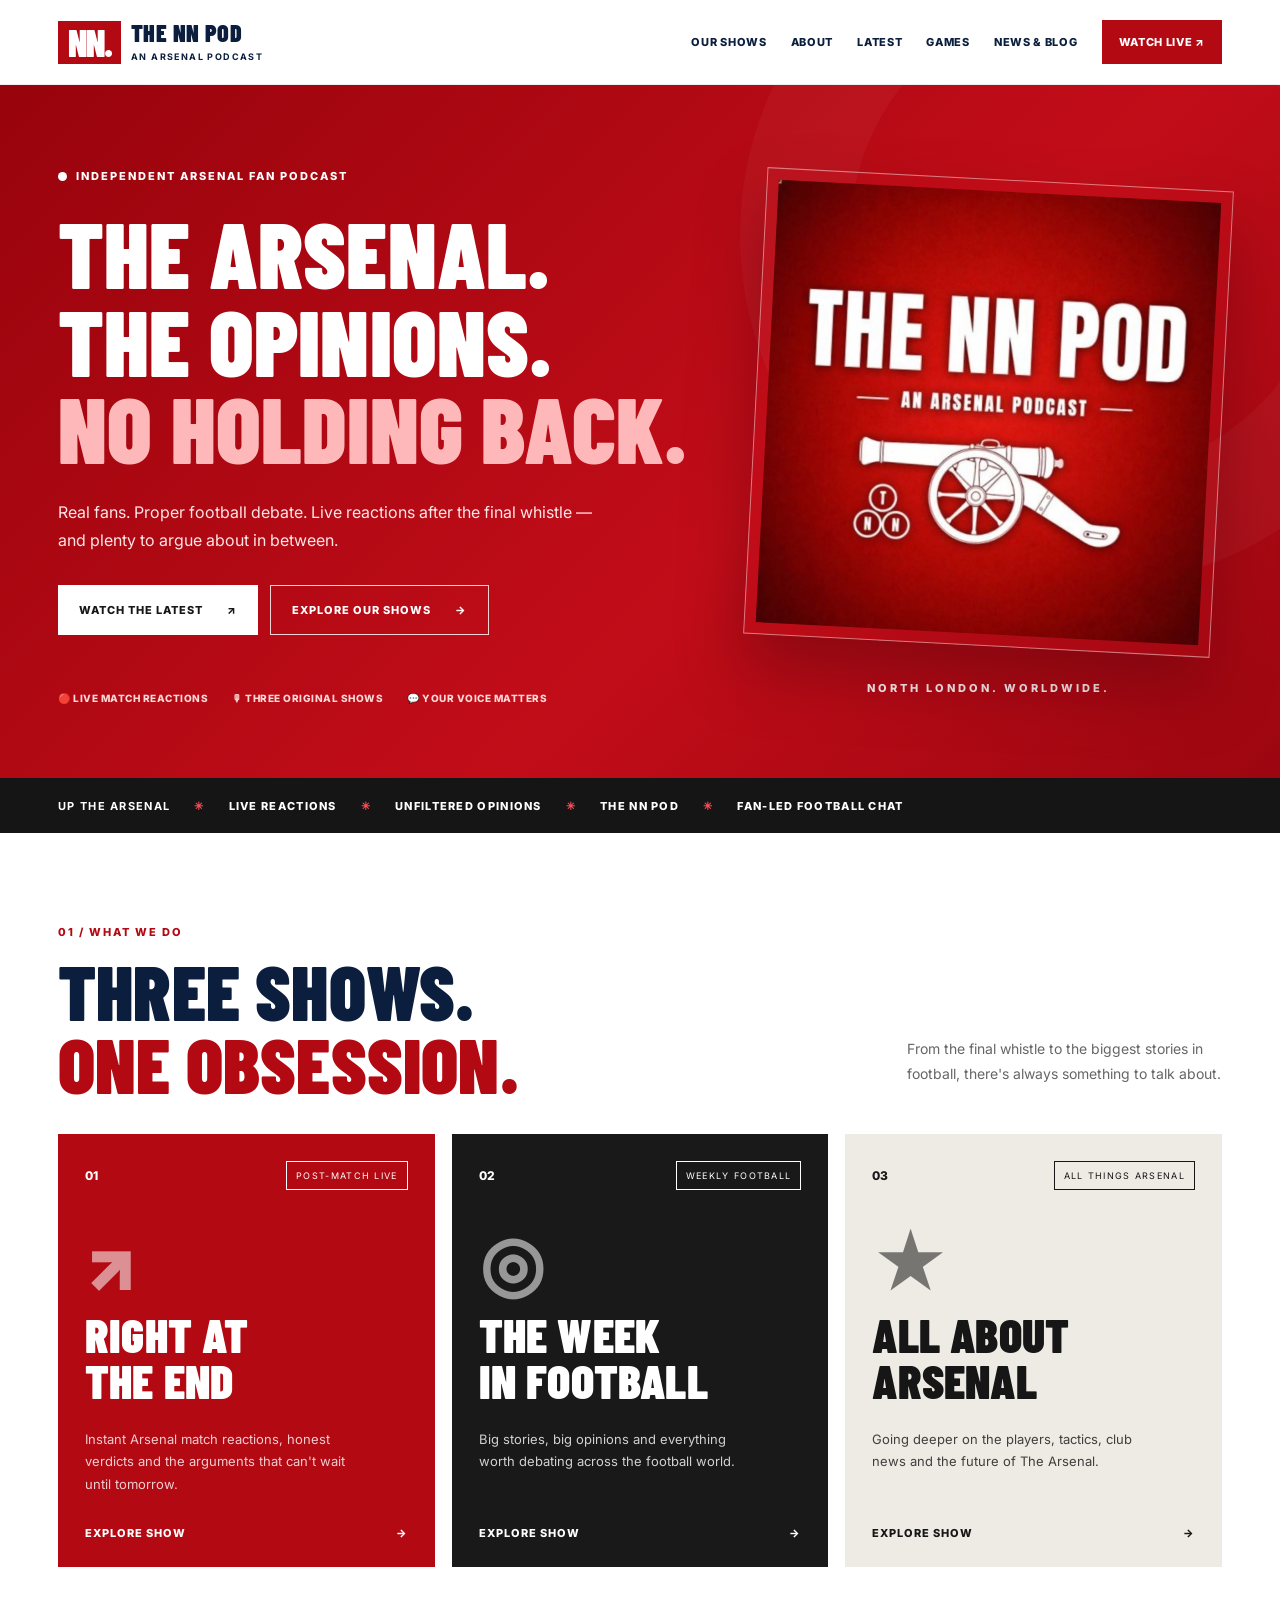
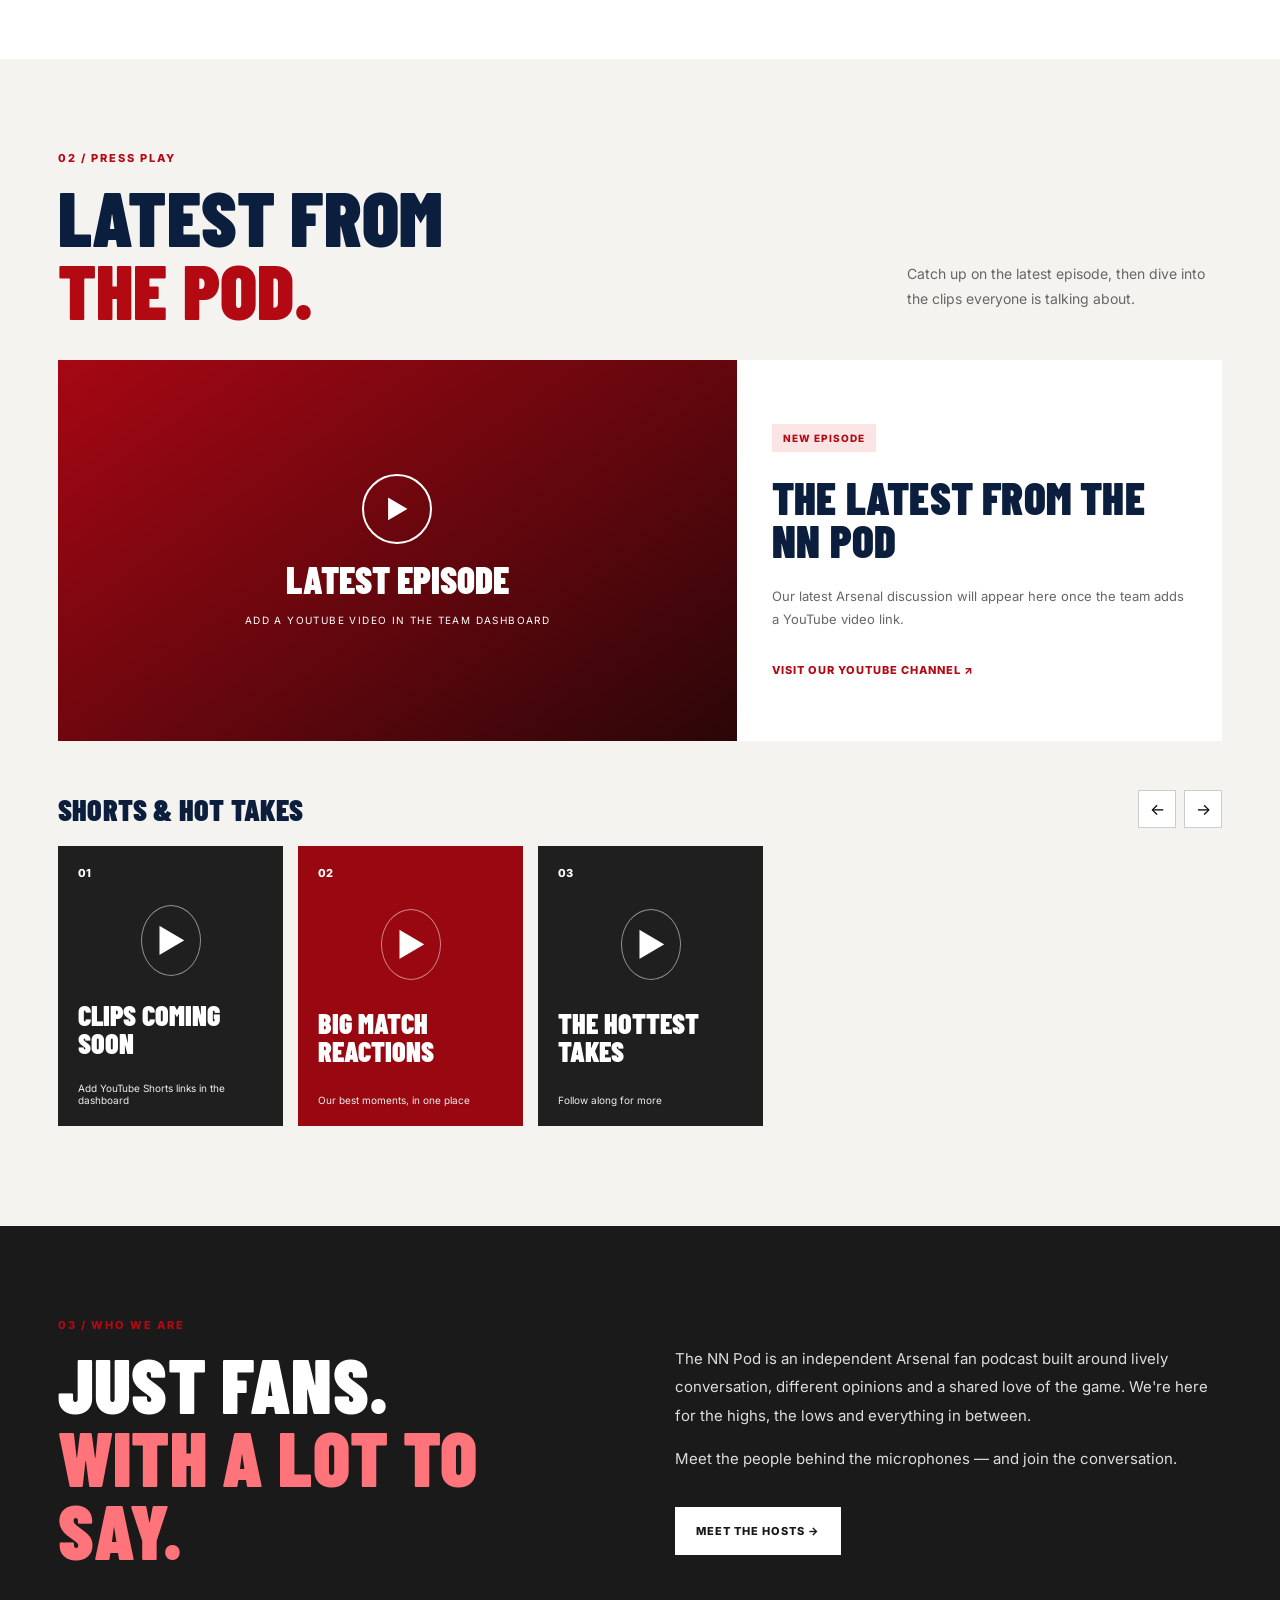
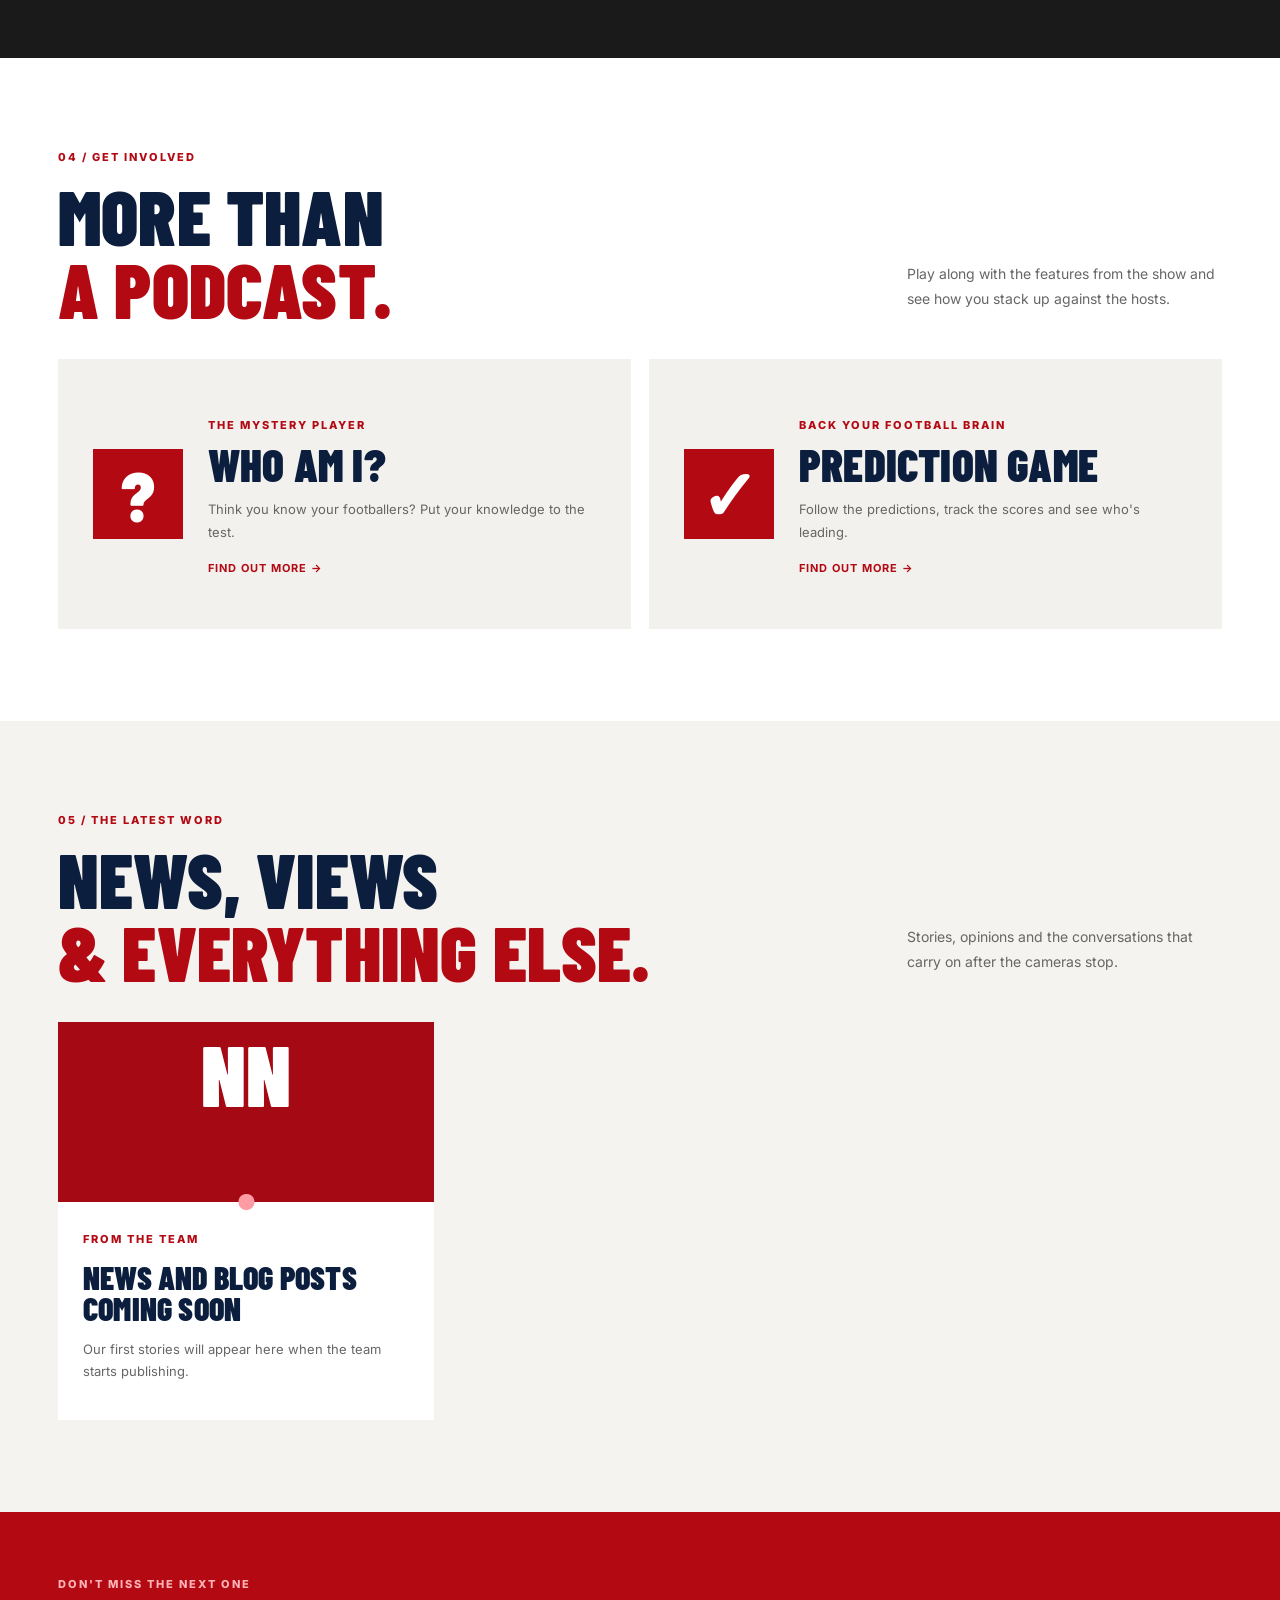
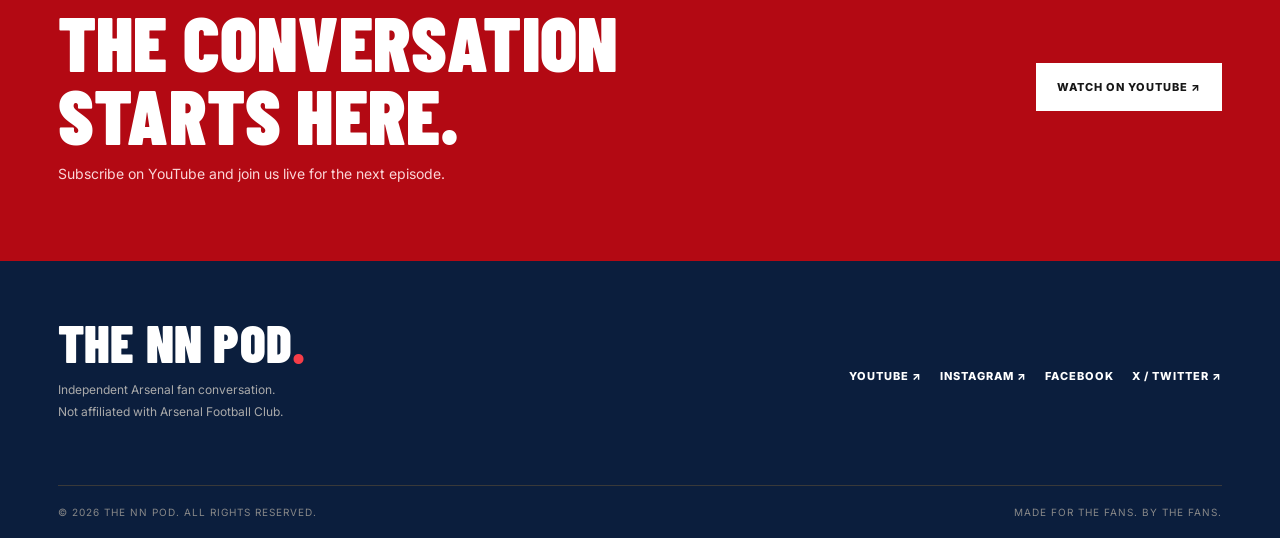
<file: index.html>
<!doctype html>
<html lang="en"><head><meta charset="utf-8"><meta name="viewport" content="width=device-width,initial-scale=1"><meta name="theme-color" content="#b30913"><meta name="description" content="The NN Pod: an Arsenal podcast with live match reactions, football debate, predictions and more."><title>The NN Pod | An Arsenal Podcast</title><link rel="stylesheet" href="styles.css"></head>
<body>
<header class="header"><div class="wrap nav"><a class="brand" href="index.html" aria-label="The NN Pod home"><span class="brand-mark">NN<span class="brand-dot">.</span></span><span class="brand-label">THE NN POD<small>AN ARSENAL PODCAST</small></span></a><button class="menu-toggle" id="menuToggle" aria-label="Open navigation" aria-expanded="false">☰</button><nav id="navLinks" aria-label="Main navigation"><a href="#shows">OUR SHOWS</a><a href="#about">ABOUT</a><a href="#latest">LATEST</a><a href="#games">GAMES</a><a href="#news">NEWS & BLOG</a><a class="nav-cta" href="#watch">WATCH LIVE ↗</a></nav></div></header>
<main>
<section class="hero"><div class="hero-glow"></div><div class="wrap hero-grid"><div class="hero-copy"><div class="eyebrow"><span class="live-dot"></span> INDEPENDENT ARSENAL FAN PODCAST</div><h1>THE ARSENAL.<br>THE OPINIONS.<br><em>NO HOLDING BACK.</em></h1><p>Real fans. Proper football debate. Live reactions after the final whistle — and plenty to argue about in between.</p><div class="actions"><a class="btn btn-white" href="#latest">WATCH THE LATEST <span>↗</span></a><a class="btn btn-outline" href="#shows">EXPLORE OUR SHOWS <span>→</span></a></div><div class="hero-foot"><span>🔴 LIVE MATCH REACTIONS</span><span>🎙 THREE ORIGINAL SHOWS</span><span>💬 YOUR VOICE MATTERS</span></div></div><div class="hero-art"><div class="hero-art-border"><img src="assets/nn-pod-logo.jpg" alt="The NN Pod logo: white cannon on red background"></div><div class="art-caption">NORTH LONDON. WORLDWIDE.</div></div></div></section>
<div class="ticker"><div class="wrap ticker-inner"><strong>UP THE ARSENAL</strong><span>✳</span> LIVE REACTIONS <span>✳</span> UNFILTERED OPINIONS <span>✳</span> THE NN POD <span>✳</span> FAN-LED FOOTBALL CHAT</div></div>
<section class="section" id="shows"><div class="wrap"><div class="section-head"><div><div class="kicker">01 / WHAT WE DO</div><h2>THREE SHOWS.<br><span>ONE OBSESSION.</span></h2></div><p>From the final whistle to the biggest stories in football, there's always something to talk about.</p></div><div class="show-grid"><article class="show-card show-red"><div class="show-top"><span class="show-number">01</span><span class="show-tag">POST-MATCH LIVE</span></div><div class="show-symbol">↗</div><h3>RIGHT AT<br>THE END</h3><p>Instant Arsenal match reactions, honest verdicts and the arguments that can't wait until tomorrow.</p><a href="#latest">EXPLORE SHOW <span>→</span></a></article><article class="show-card show-dark"><div class="show-top"><span class="show-number">02</span><span class="show-tag">WEEKLY FOOTBALL</span></div><div class="show-symbol">◎</div><h3>THE WEEK<br>IN FOOTBALL</h3><p>Big stories, big opinions and everything worth debating across the football world.</p><a href="#latest">EXPLORE SHOW <span>→</span></a></article><article class="show-card show-light"><div class="show-top"><span class="show-number">03</span><span class="show-tag">ALL THINGS ARSENAL</span></div><div class="show-symbol">★</div><h3>ALL ABOUT<br>ARSENAL</h3><p>Going deeper on the players, tactics, club news and the future of The Arsenal.</p><a href="#latest">EXPLORE SHOW <span>→</span></a></article></div></div></section>
<section class="section section-cream" id="latest"><div class="wrap"><div class="section-head"><div><div class="kicker">02 / PRESS PLAY</div><h2>LATEST FROM<br><span>THE POD.</span></h2></div><p>Catch up on the latest episode, then dive into the clips everyone is talking about.</p></div><div class="feature-video"><div class="video-panel" id="videoPanel"><div class="video-inner"><div class="video-play">▶</div><strong>LATEST EPISODE</strong><span>ADD A YOUTUBE VIDEO IN THE TEAM DASHBOARD</span></div></div><div class="feature-copy"><span class="pill">NEW EPISODE</span><h3 id="episodeTitle">THE LATEST FROM THE NN POD</h3><p id="episodeDescription">Our latest Arsenal discussion will appear here once the team adds a YouTube video link.</p><a id="episodeLink" class="text-link" href="https://www.youtube.com/@TheNNPodLive" target="_blank" rel="noopener">VISIT OUR YOUTUBE CHANNEL ↗</a></div></div><div class="clips-heading"><h3>SHORTS & HOT TAKES</h3><div class="clip-controls"><button id="clipPrev" aria-label="Previous clips">←</button><button id="clipNext" aria-label="Next clips">→</button></div></div><div class="clips-track" id="clipsTrack"><div class="clip-card placeholder"><span>01</span><div class="clip-icon">▶</div><strong>CLIPS COMING SOON</strong><small>Add YouTube Shorts links in the dashboard</small></div><div class="clip-card placeholder"><span>02</span><div class="clip-icon">▶</div><strong>BIG MATCH REACTIONS</strong><small>Our best moments, in one place</small></div><div class="clip-card placeholder"><span>03</span><div class="clip-icon">▶</div><strong>THE HOTTEST TAKES</strong><small>Follow along for more</small></div></div></div></section>
<section class="section about-band" id="about"><div class="wrap about-grid"><div><div class="kicker">03 / WHO WE ARE</div><h2>JUST FANS.<br><span>WITH A LOT TO SAY.</span></h2></div><div><p>The NN Pod is an independent Arsenal fan podcast built around lively conversation, different opinions and a shared love of the game. We're here for the highs, the lows and everything in between.</p><p>Meet the people behind the microphones — and join the conversation.</p><a class="btn btn-white" href="about.html">MEET THE HOSTS →</a></div></div></section>
<section class="section" id="games"><div class="wrap"><div class="section-head"><div><div class="kicker">04 / GET INVOLVED</div><h2>MORE THAN<br><span>A PODCAST.</span></h2></div><p>Play along with the features from the show and see how you stack up against the hosts.</p></div><div class="games-grid"><a class="game-card" href="games.html#who-am-i"><span class="game-icon">?</span><div><span class="kicker">THE MYSTERY PLAYER</span><h3>WHO AM I?</h3><p>Think you know your footballers? Put your knowledge to the test.</p><strong>FIND OUT MORE →</strong></div></a><a class="game-card" href="games.html#predictions"><span class="game-icon">✓</span><div><span class="kicker">BACK YOUR FOOTBALL BRAIN</span><h3>PREDICTION GAME</h3><p>Follow the predictions, track the scores and see who's leading.</p><strong>FIND OUT MORE →</strong></div></a></div></div></section>
<section class="section section-cream" id="news"><div class="wrap"><div class="section-head"><div><div class="kicker">05 / THE LATEST WORD</div><h2>NEWS, VIEWS<br><span>& EVERYTHING ELSE.</span></h2></div><p>Stories, opinions and the conversations that carry on after the cameras stop.</p></div><div class="news-grid" id="newsGrid"><article class="news-card"><div class="news-art">NN<span>.</span></div><div class="news-body"><span class="kicker">FROM THE TEAM</span><h3>NEWS AND BLOG POSTS COMING SOON</h3><p>Our first stories will appear here when the team starts publishing.</p></div></article></div></div></section>
<section class="watch-band" id="watch"><div class="wrap watch-inner"><div><div class="kicker">DON'T MISS THE NEXT ONE</div><h2>THE CONVERSATION<br>STARTS HERE.</h2><p>Subscribe on YouTube and join us live for the next episode.</p></div><a class="btn btn-white" href="https://www.youtube.com/@TheNNPodLive" target="_blank" rel="noopener">WATCH ON YOUTUBE ↗</a></div></section>
</main><footer class="footer"><div class="wrap"><div class="footer-main"><div><div class="footer-brand">THE NN POD<span>.</span></div><p>Independent Arsenal fan conversation.<br>Not affiliated with Arsenal Football Club.</p></div><div class="footer-links"><a href="https://www.youtube.com/@TheNNPodLive" target="_blank" rel="noopener">YOUTUBE ↗</a><a id="instagramLink" href="https://www.instagram.com/thennpod/" target="_blank" rel="noopener">INSTAGRAM ↗<a id="facebookLink" href="https://www.facebook.com/TheNNPod/" target="_blank" rel="noopener">FACEBOOK </a><a href="https://x.com/TheNNPod" target="_blank" rel="noopener">X / TWITTER ↗</a><a id="tiktokLink" href="#" hidden>TIKTOK ↗</a><a id="xLink" href="#" hidden>X ↗</a></div></div><div class="footer-bottom"><span>© <span id="year"></span> THE NN POD. ALL RIGHTS RESERVED.</span><span>MADE FOR THE FANS. BY THE FANS.</span></div></div></footer><script src="script.js" defer></script></body></html>
</file>
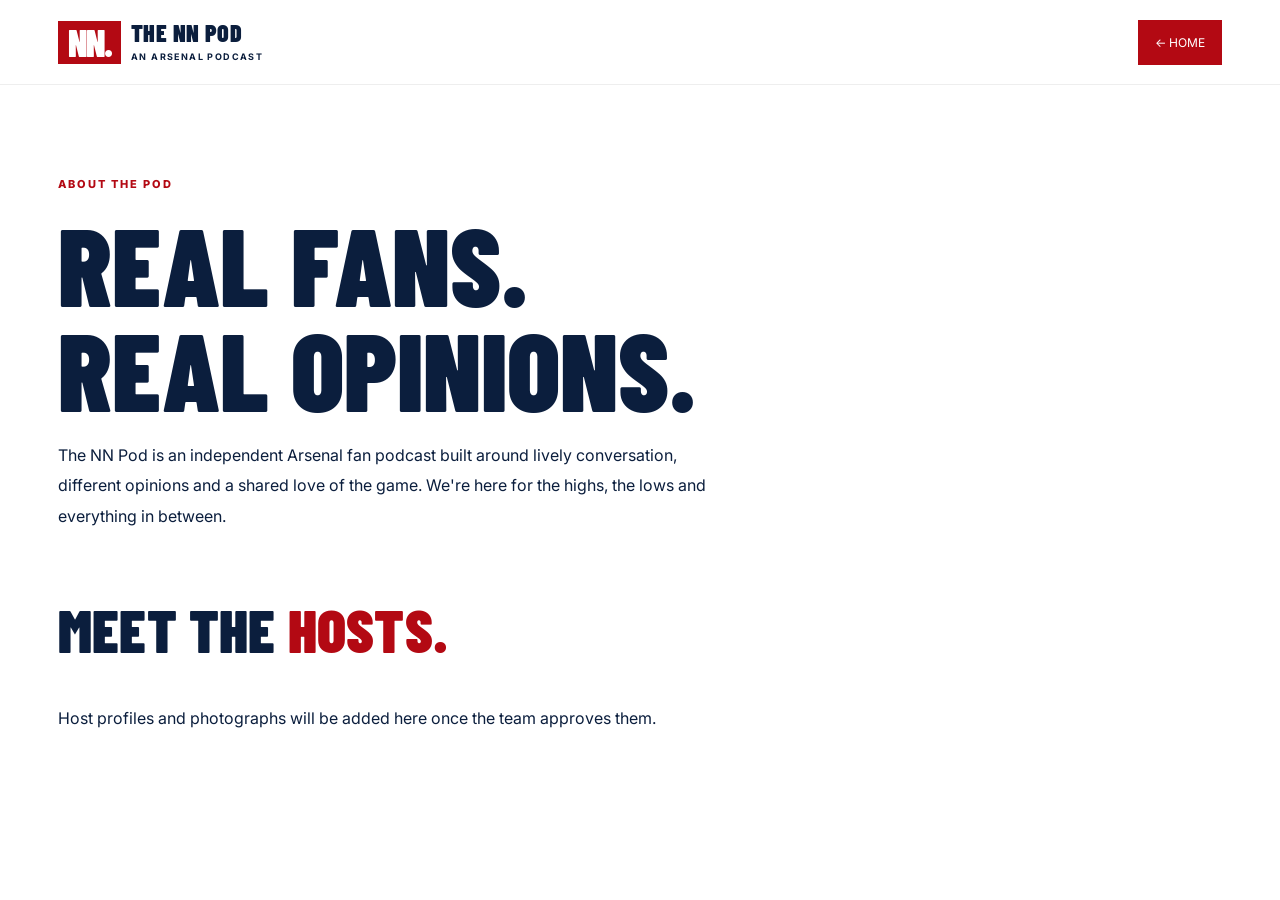
<file: about.html>
<!doctype html><html lang="en"><head><meta charset="utf-8"><meta name="viewport" content="width=device-width,initial-scale=1"><title>About Us | The NN Pod</title><link rel="stylesheet" href="styles.css"></head><body><header class="header"><div class="wrap nav"><a class="brand" href="index.html"><span class="brand-mark">NN.</span><span class="brand-label">THE NN POD<small>AN ARSENAL PODCAST</small></span></a><a class="nav-cta" style="font-size:12px" href="index.html">← HOME</a></div></header><main><section class="section"><div class="wrap"><div class="kicker">ABOUT THE POD</div><h1 style="font:900 clamp(65px,10vw,110px)/.95 'Barlow Condensed',Impact,sans-serif;margin:20px 0">REAL FANS.<br>REAL OPINIONS.</h1><p style="max-width:680px;line-height:1.9">The NN Pod is an independent Arsenal fan podcast built around lively conversation, different opinions and a shared love of the game. We're here for the highs, the lows and everything in between.</p><h2 style="font-size:60px;margin-top:70px">MEET THE <span style="color:#b30913">HOSTS.</span></h2><p>Host profiles and photographs will be added here once the team approves them.</p></div></section></main></body></html>
</file>
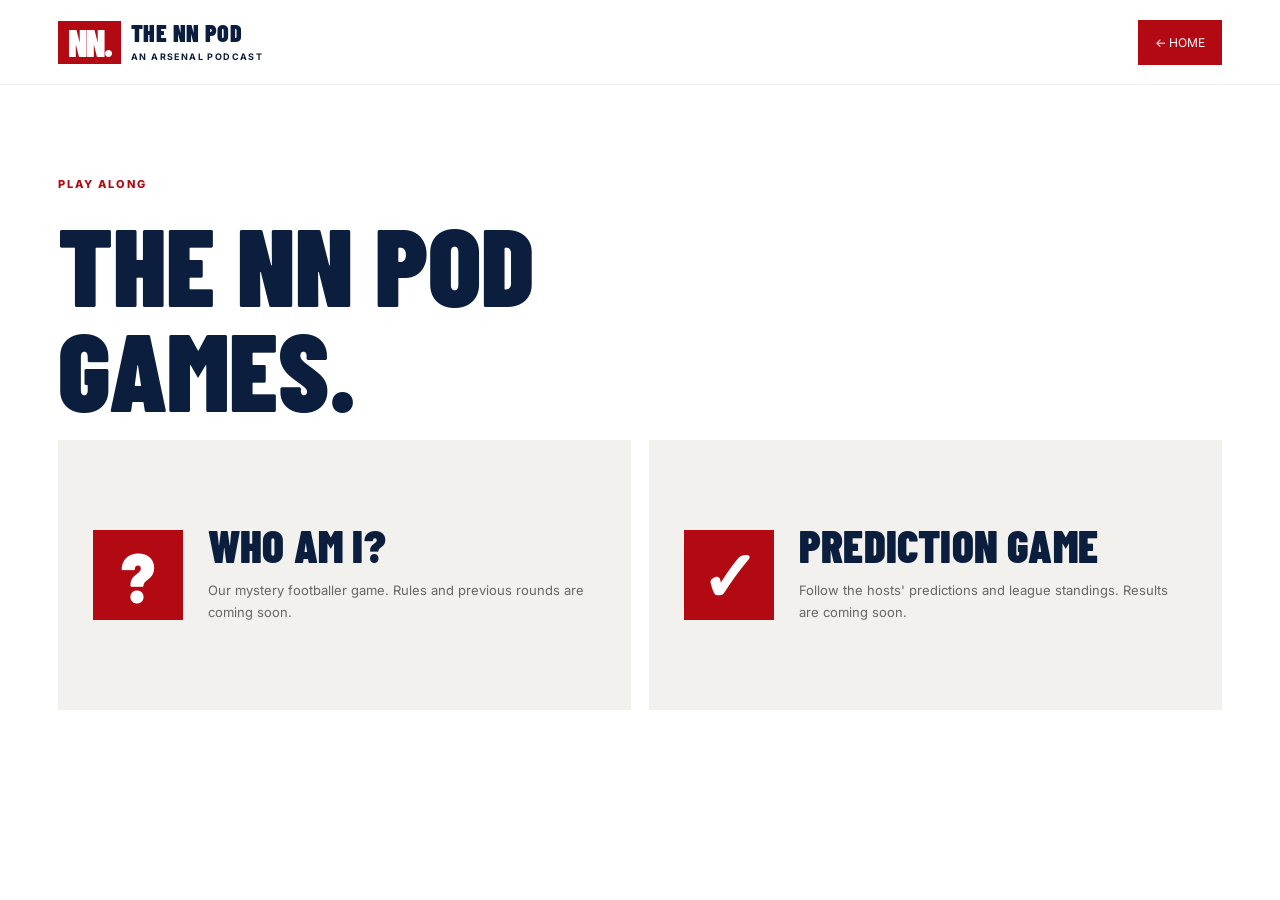
<file: games.html>
<!doctype html><html lang="en"><head><meta charset="utf-8"><meta name="viewport" content="width=device-width,initial-scale=1"><title>Games | The NN Pod</title><link rel="stylesheet" href="styles.css"></head><body><header class="header"><div class="wrap nav"><a class="brand" href="index.html"><span class="brand-mark">NN.</span><span class="brand-label">THE NN POD<small>AN ARSENAL PODCAST</small></span></a><a class="nav-cta" style="font-size:12px" href="index.html">← HOME</a></div></header><main><section class="section"><div class="wrap"><div class="kicker">PLAY ALONG</div><h1 style="font:900 clamp(65px,10vw,110px)/.95 'Barlow Condensed',Impact,sans-serif;margin:20px 0">THE NN POD<br>GAMES.</h1><div class="games-grid"><article class="game-card" id="who-am-i"><span class="game-icon">?</span><div><h3>WHO AM I?</h3><p>Our mystery footballer game. Rules and previous rounds are coming soon.</p></div></article><article class="game-card" id="predictions"><span class="game-icon">✓</span><div><h3>PREDICTION GAME</h3><p>Follow the hosts' predictions and league standings. Results are coming soon.</p></div></article></div></div></section></main></body></html>
</file>
<file: styles.css>
@import url('https://fonts.googleapis.com/css2?family=Barlow+Condensed:wght@500;600;700;800;900&family=Inter:wght@400;500;600;700;800&display=swap');
:root{--red:#b30913;--dark:#0B1E3D;--cream:#f5f3ef;--line:#dedbd7}*{box-sizing:border-box}html{scroll-behavior:smooth}body{margin:0;color:var(--dark);font-family:Inter,Arial,sans-serif;background:#fff}a{color:inherit;text-decoration:none}button{font:inherit;cursor:pointer}.wrap{max-width:1220px;margin:auto;padding:0 28px}.header{background:#fff;position:sticky;top:0;z-index:20;border-bottom:1px solid #eee}.nav{min-height:84px;display:flex;align-items:center;justify-content:space-between;gap:25px}.brand{display:flex;align-items:center;gap:10px}.brand-mark{background:var(--red);color:#fff;font-family:'Barlow Condensed',Impact,sans-serif;font-size:37px;font-weight:900;letter-spacing:-2px;padding:3px 10px;line-height:1}.brand-dot{color:#fff}.brand-label{font-family:'Barlow Condensed',Impact,sans-serif;font-size:24px;line-height:.9;font-weight:900;letter-spacing:.4px}.brand-label small{display:block;font:700 9px Inter,sans-serif;letter-spacing:1.4px;margin-top:7px}nav{display:flex;align-items:center;gap:24px}nav a{font-size:11px;font-weight:800;letter-spacing:.7px}nav a:hover{color:var(--red)}.nav-cta{background:var(--red);color:#fff!important;padding:15px 17px}.menu-toggle{display:none;border:0;background:none;font-size:25px}.hero{position:relative;overflow:hidden;background:linear-gradient(135deg,#98030c 0%,#c20d19 60%,#9c0610 100%);color:white}.hero-glow{position:absolute;right:-160px;top:-200px;width:700px;height:700px;border:110px solid rgba(255,255,255,.035);border-radius:50%}.hero-grid{position:relative;display:grid;grid-template-columns:1.15fr .85fr;gap:65px;align-items:center;padding-top:84px;padding-bottom:74px}.eyebrow,.kicker{font-size:11px;font-weight:800;letter-spacing:2px}.eyebrow{display:flex;align-items:center;gap:9px}.live-dot{height:9px;width:9px;background:white;border-radius:50%}.hero h1,h2,h3,.footer-brand{font-family:'Barlow Condensed',Impact,'Arial Narrow',sans-serif;font-weight:900;line-height:.95;letter-spacing:.2px}.hero h1{font-size:clamp(64px,7.2vw,112px);margin:26px 0}.hero h1 em{font-style:normal;color:#ffb8b9}.hero-copy>p{max-width:540px;font-size:16px;line-height:1.8;color:#ffe5e5}.actions{display:flex;gap:12px;flex-wrap:wrap;margin-top:30px}.btn{display:inline-flex;justify-content:space-between;align-items:center;gap:24px;padding:17px 21px;font-size:11px;letter-spacing:1px;font-weight:800}.btn-white{background:#fff;color:#171717}.btn-outline{border:1px solid #f9d4d4;color:#fff}.btn:hover{transform:translateY(-2px)}.hero-foot{display:flex;gap:24px;flex-wrap:wrap;margin-top:57px;font-size:10px;letter-spacing:.5px;font-weight:800;color:#ffd8d8}.hero-art-border{padding:11px;border:1px solid rgba(255,255,255,.45);transform:rotate(3deg);box-shadow:0 35px 65px #56040b70}.hero-art img{display:block;width:100%;aspect-ratio:1;object-fit:cover}.art-caption{text-align:center;margin-top:35px;font-size:11px;font-weight:800;letter-spacing:3px}.ticker{background:#151515;color:white;overflow:hidden}.ticker-inner{display:flex;gap:24px;align-items:center;white-space:nowrap;min-height:55px;font-size:11px;font-weight:800;letter-spacing:1.3px}.ticker span{color:#ff4c55}.section{padding:92px 0}.section-cream{background:var(--cream)}.section-head{display:flex;align-items:end;justify-content:space-between;gap:30px;margin-bottom:34px}.section-head h2,.about-band h2{font-size:clamp(52px,6vw,84px);margin:15px 0 0}.section-head h2 span{color:var(--red)}.section-head>p{max-width:315px;font-size:14px;line-height:1.8;color:#666}.kicker{color:var(--red)}.show-grid{display:grid;grid-template-columns:repeat(3,1fr);gap:17px}.show-card{min-height:410px;padding:27px;display:flex;flex-direction:column}.show-red{background:var(--red);color:white}.show-dark{background:#191919;color:white}.show-light{background:#eeeae4;color:#161616}.show-top{display:flex;justify-content:space-between;align-items:center}.show-number{font-size:12px;font-weight:800}.show-tag{font-size:9px;letter-spacing:1.3px;border:1px solid currentColor;padding:8px 9px}.show-symbol{font-size:75px;font-weight:900;line-height:1;margin-top:35px;opacity:.55}.show-card h3{font-size:48px;margin:12px 0}.show-card p{font-size:13px;line-height:1.7;opacity:.8;max-width:280px}.show-card a{font-size:11px;font-weight:800;letter-spacing:1px;margin-top:auto;padding-top:18px;display:flex;justify-content:space-between}.feature-video{display:grid;grid-template-columns:1.4fr 1fr;background:#fff}.video-panel{background:linear-gradient(145deg,#a60713,#2b0608);aspect-ratio:16/9;display:grid;place-items:center;overflow:hidden}.video-inner{text-align:center;color:#fff;display:grid;justify-items:center;gap:13px}.video-play{border:2px solid #fff;width:70px;height:70px;border-radius:50%;display:grid;place-items:center;font-size:25px}.video-inner strong{font:900 37px 'Barlow Condensed',Impact,sans-serif}.video-inner span{font-size:10px;letter-spacing:1.4px}.feature-copy{padding:35px;display:flex;flex-direction:column;align-items:start;justify-content:center}.pill{background:#fbe4e4;color:var(--red);font-size:10px;font-weight:800;letter-spacing:1px;padding:8px 11px}.feature-copy h3{font-size:45px;margin:24px 0 10px}.feature-copy p{font-size:13px;color:#666;line-height:1.8}.text-link{font-size:11px;font-weight:800;color:var(--red);letter-spacing:1px;margin-top:18px}.clips-heading{display:flex;justify-content:space-between;align-items:center;margin-top:49px}.clips-heading h3{font-size:30px;margin:0}.clip-controls{display:flex;gap:8px}.clip-controls button{width:38px;height:38px;background:#fff;border:1px solid #ccc}.clips-track{display:flex;gap:15px;overflow-x:auto;scroll-snap-type:x mandatory;margin-top:18px;padding-bottom:8px}.clip-card{flex:0 0 225px;min-height:280px;background:#201f20;color:white;padding:20px;scroll-snap-align:start;display:flex;flex-direction:column;align-items:start;justify-content:space-between;position:relative}.clip-card:nth-child(2n){background:#990811}.clip-card>span{font-size:11px;font-weight:800}.clip-icon{font-size:32px;border:1px solid #ffffff80;border-radius:50%;padding:15px;align-self:center}.clip-card strong{font:900 28px/1 'Barlow Condensed',Impact,sans-serif}.clip-card small{font-size:10px;color:#eee}.clip-card iframe{position:absolute;inset:0;width:100%;height:100%;border:0}.about-band{background:#1a1a1a;color:#fff}.about-grid{display:grid;grid-template-columns:1fr 1fr;gap:70px;align-items:center}.about-band h2 span{color:#ff747b}.about-grid p{color:#ddd;line-height:1.9;font-size:15px}.about-grid .btn{margin-top:18px}.games-grid{display:grid;grid-template-columns:1fr 1fr;gap:18px}.game-card{display:flex;gap:25px;align-items:center;background:#f3f1ed;padding:35px;min-height:270px}.game-icon{display:grid;place-items:center;flex:0 0 90px;height:90px;background:var(--red);color:#fff;font:900 70px 'Barlow Condensed',Impact,sans-serif}.game-card h3{font-size:45px;margin:10px 0}.game-card p{font-size:13px;line-height:1.7;color:#666}.game-card strong{font-size:11px;letter-spacing:1px;color:var(--red)}.news-grid{display:grid;grid-template-columns:repeat(3,1fr);gap:18px}.news-card{background:#fff}.news-art{height:180px;background:#a50914;color:white;display:grid;place-items:center;font:900 85px 'Barlow Condensed',Impact,sans-serif}.news-art span{color:#ff9ca3}.news-body{padding:25px}.news-body h3{font-size:32px;margin:15px 0}.news-body p{font-size:13px;color:#666;line-height:1.7}.watch-band{background:var(--red);color:#fff;padding:65px 0}.watch-inner{display:flex;justify-content:space-between;align-items:center;gap:30px}.watch-band .kicker{color:#ffb3b6}.watch-band h2{font-size:clamp(45px,6vw,77px);margin:14px 0}.watch-band p{font-size:14px;color:#fbd6d8}.footer{background:#151515;color:#fff;padding:56px 0 20px}.footer-main{display:flex;justify-content:space-between;gap:30px}.footer-brand{font-size:53px}.footer-brand span{color:#f63d48}.footer p{font-size:12px;color:#aaa;line-height:1.8}.footer-links{display:flex;gap:18px;flex-wrap:wrap;align-content:center}.footer-links a{font-size:11px;font-weight:800;letter-spacing:1px}.footer-bottom{border-top:1px solid #393939;margin-top:50px;padding-top:20px;display:flex;justify-content:space-between;gap:20px;font-size:10px;color:#888;letter-spacing:1px}
@media(max-width:950px){nav{gap:13px}nav a{font-size:10px}.hero-grid{gap:35px}.hero h1{font-size:70px}.show-card{padding:22px}.show-card h3{font-size:39px}.games-grid{grid-template-columns:1fr}}@media(max-width:720px){.wrap{padding:0 20px}.nav{min-height:70px}.menu-toggle{display:block}nav{display:none;position:absolute;top:70px;left:0;right:0;background:white;padding:22px;box-shadow:0 15px 20px #0002;flex-direction:column;align-items:stretch}nav.open{display:flex}.hero-grid{grid-template-columns:1fr;padding-top:55px;padding-bottom:50px}.hero h1{font-size:clamp(58px,13vw,88px)}.hero-art{max-width:380px;margin:auto}.hero-foot{margin-top:35px}.section{padding:65px 0}.section-head{display:block}.section-head>p{max-width:100%}.show-grid{grid-template-columns:1fr}.show-card{min-height:310px}.show-symbol{margin-top:14px;font-size:55px}.feature-video,.about-grid,.games-grid{grid-template-columns:1fr}.feature-copy{padding:25px}.about-grid{gap:20px}.news-grid{grid-template-columns:1fr}.watch-inner,.footer-main,.footer-bottom{flex-direction:column;align-items:start}.game-card{padding:22px}.game-icon{flex-basis:70px;height:70px;font-size:52px}}
footer,
.site-footer {
  background-color: #0B1E3D !important;
}
</file>
